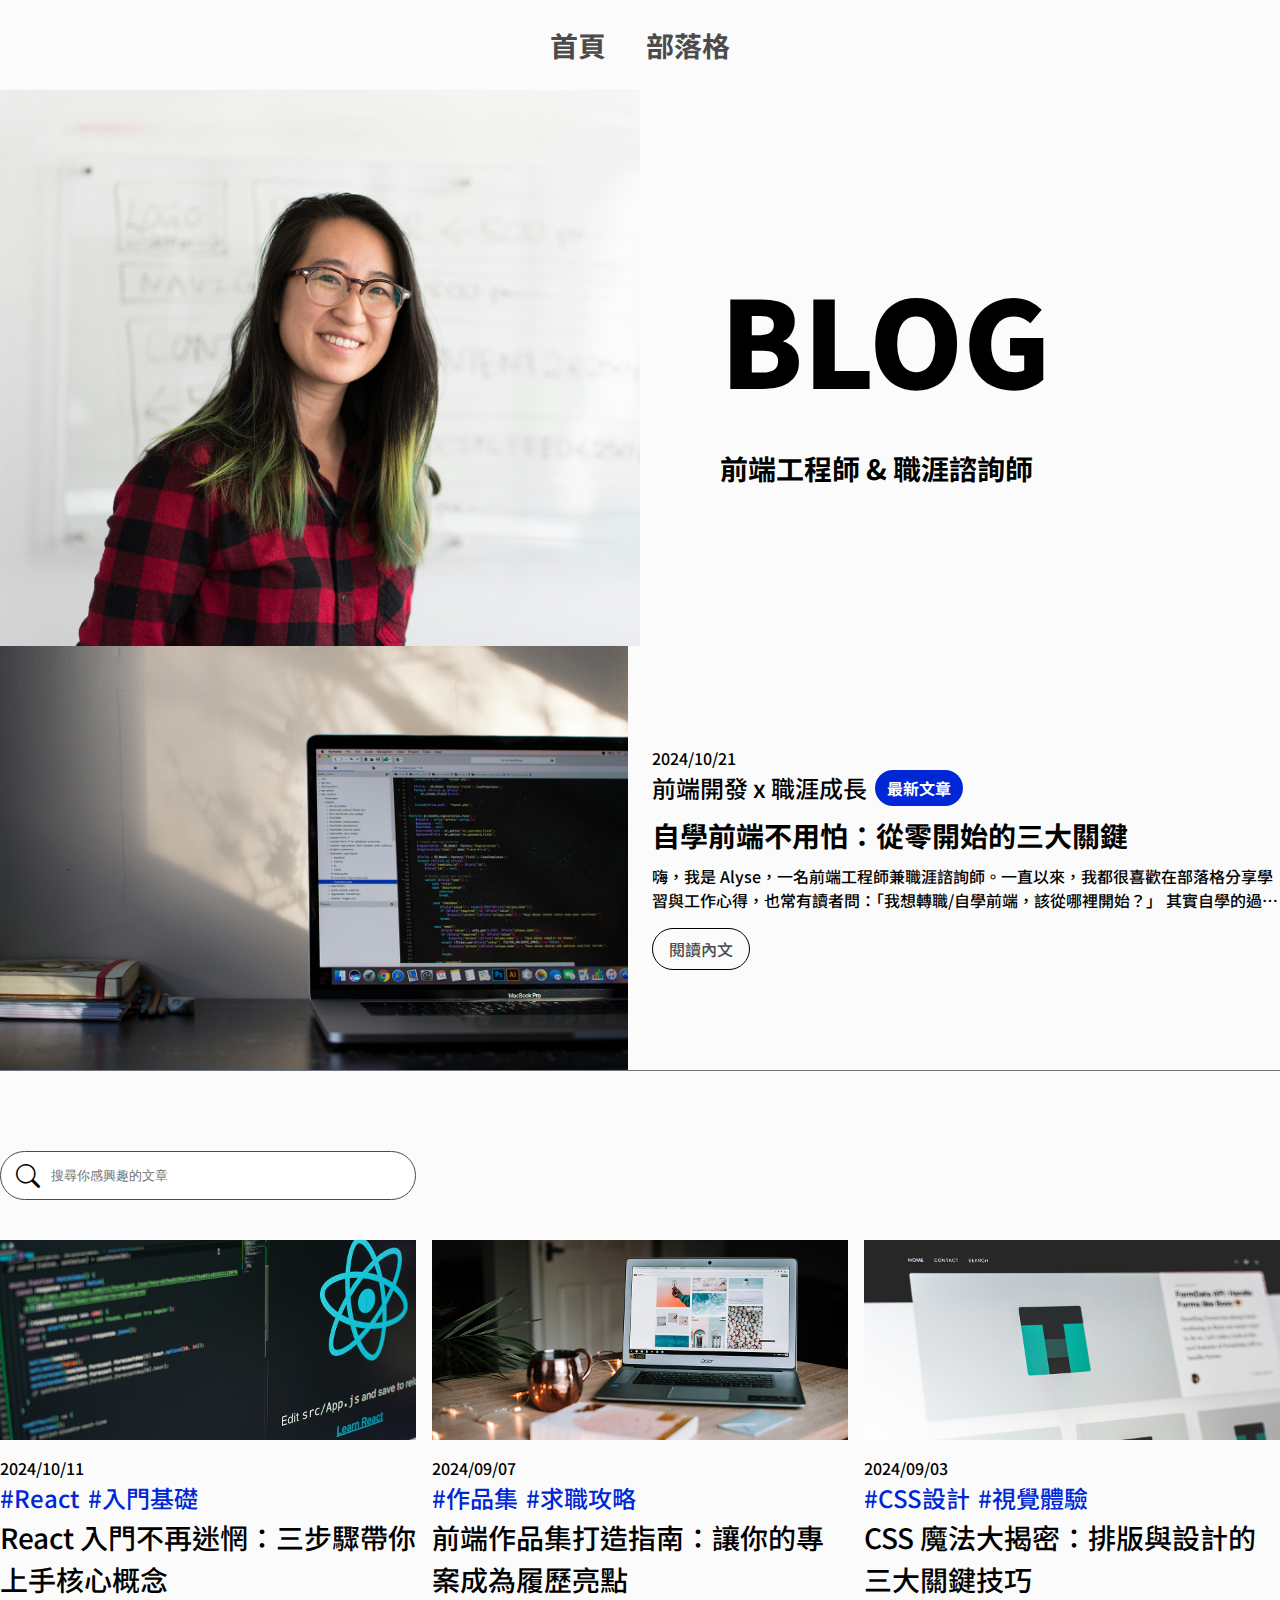
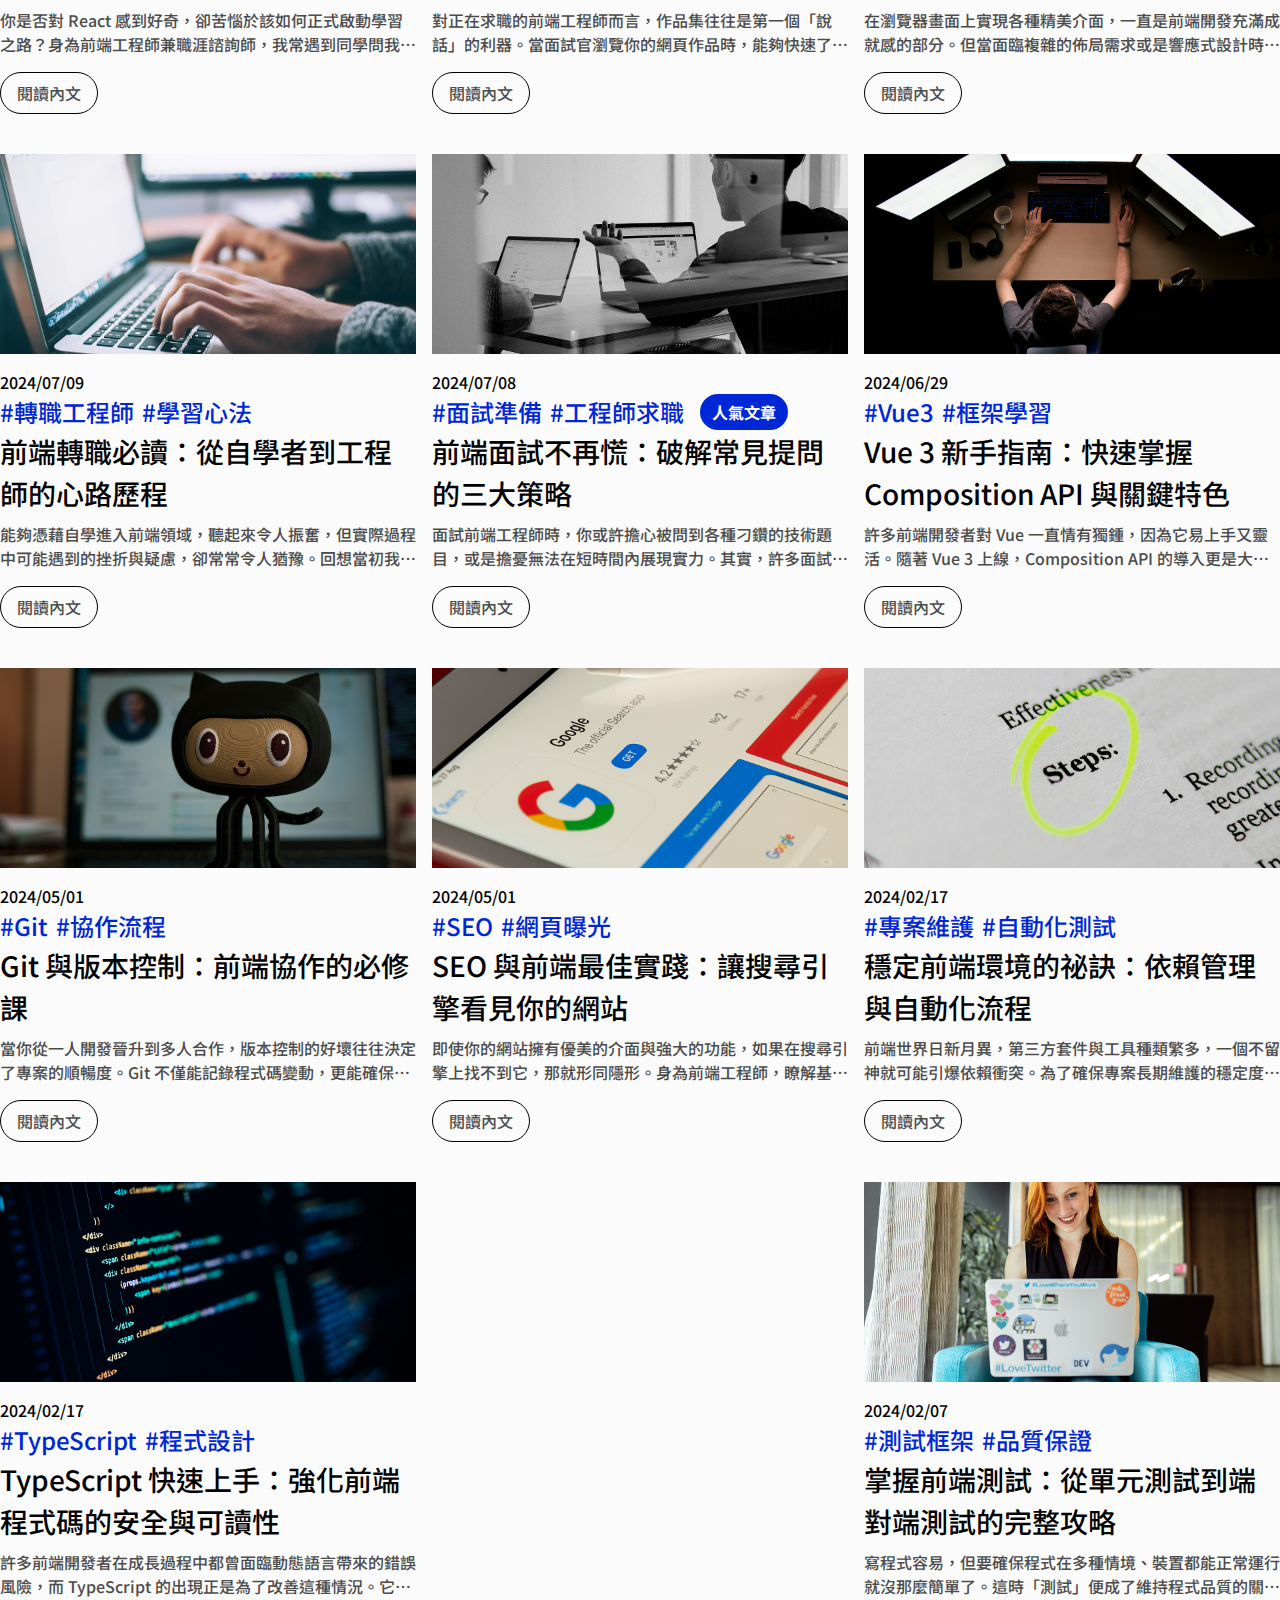
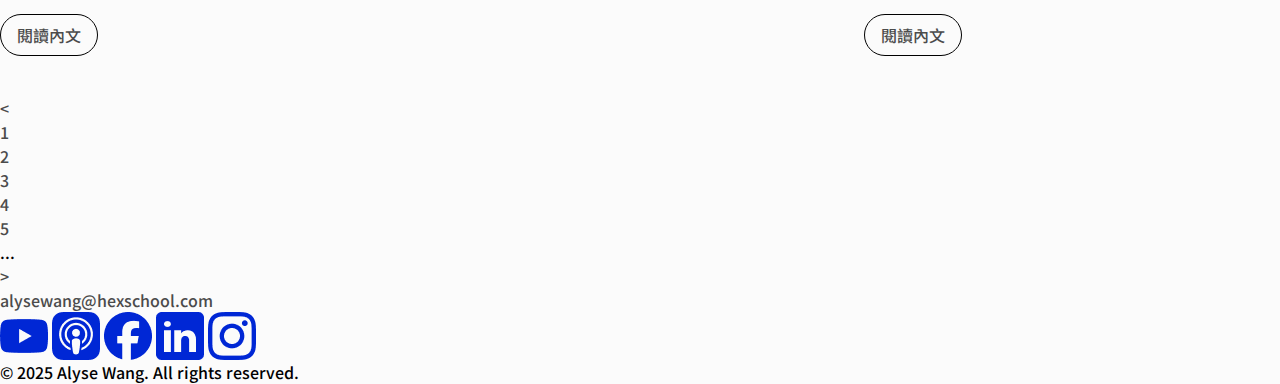
<file: 02/index.html>
<!DOCTYPE html>
<html lang="zh-Hant">
<head>
    <meta charset="UTF-8">
    <meta name="viewport" content="width=device-width, initial-scale=1.0">
    <title>LV2 最終任務</title>    
    <!-- <link href="https://cdn.jsdelivr.net/npm/bootstrap@5.3.3/dist/css/bootstrap.min.css" rel="stylesheet"> -->
    <link href="https://cdn.jsdelivr.net/npm/bootstrap-icons@1.11.3/font/bootstrap-icons.css" rel="stylesheet">
    <link rel="stylesheet" href="style.css">
</head>
<body>
    <div class="container">
        <div>
            <ul class="navbar">
                <li><a href="#">首頁</a></li>
                <li><a class="nav-end" href="#">部落格</a></li>
            </ul>
        </div>
        <div class="banner">
            <div class="banner-img-container">
                <img class="banner-img" src="images/banner.png" alt="banner-img">
            </div>
            <div class="banner-content">
                <h1 class="title">BLOG</h1>
                <p class="sub-title">前端工程師 & 職涯諮詢師</p> 
            </div>
        </div>
        <div class="featured">
            <div class="featured-img-container">
                <img class="featured-img" src="images/featured.png" alt="featured-img">
            </div>
            <div class="featured-content-container">
                <time class="featured-time" datetime="2024-10-21">2024/10/21</time>
                <p class="featured-subtitle">
                    <span>前端開發 x 職涯成長</span>
                    <span class="newtag">最新文章</span>
                </p>
                <h2 class="featured-title">自學前端不用怕：從零開始的三大關鍵</h2>
                <p class="featured-content">嗨，我是 Alyse，一名前端工程師兼職涯諮詢師。一直以來，我都很喜歡在部落格分享學習與工作心得，也常有讀者問：「我想轉職/自學前端，該從哪裡開始？」 其實自學的過程既自由又具挑戰性。我整理了三大關鍵，幫助你在短期內建立紮實基礎，並快速累積實戰經驗。希望能替你的前端之路帶來一些啟發與動力！</p>
                <a class="featured-link btn" href="#">閱讀內文</a>
            </div>
        </div>
        <div class="main">
            <div class="search-input">
                <i class="bi bi-search"></i>
                <input class="input-text" type="text" placeholder="搜尋你感興趣的文章" />
            </div>
            <ul class="card-list">
                <li>
                    <div class="card">
                        <div class="card-img">
                            <img src="images/01-React.png" alt="React">
                        </div>
                        <div class="card-header">
                            <time datetime="2024-10-11" class="card-date">2024/10/11</time>
                            <div class="card-tags">
                                <a class="card-tag" href="#">#React</a>
                                <a class="card-tag" href="#">#入門基礎</a>
                            </div>
                            <h2 class="card-title">React 入門不再迷惘：三步驟帶你上手核心概念</h2>
                        </div>
                        <div class="card-body">
                            <p>你是否對 React 感到好奇，卻苦惱於該如何正式啟動學習之路？身為前端工程師兼職涯諮詢師，我常遇到同學問我：「React 到底該怎麼入門？」為了幫大家減少摸索的時間，我整理出三個循序漸進的關鍵步驟，帶你更輕鬆地掌握 React 核心概念，真正把理論應用在實際專案中。</p>
                        </div>
                        <div class="card-footer">
                            <a class="btn" href="#">閱讀內文</a>
                        </div>
                    </div>
                </li>
                <li>
                    <div class="card">
                        <div class="card-img">
                            <img src="images/02-Front-end.png" alt="FrontEnd">
                        </div>
                        <div class="card-header">
                            <time datetime="2024-09-07" class="card-date">2024/09/07</time>
                            <div class="card-tags">
                                <a class="card-tag" href="#">#作品集</a>
                                <a class="card-tag" href="#">#求職攻略</a>
                            </div>
                            <h2 class="card-title">前端作品集打造指南：讓你的專案成為履歷亮點</h2>
                        </div>
                        <div class="card-body">
                            <p>對正在求職的前端工程師而言，作品集往往是第一個「說話」的利器。當面試官瀏覽你的網頁作品時，能夠快速了解你的程式邏輯、設計感以及解決問題的思路。我在協助多位同學優化履歷與作品集的過程中，總結出一些關鍵要素，分享給正在打造、升級作品集的你。</p>
                        </div>
                        <div class="card-footer">
                            <a class="btn" href="#">閱讀內文</a>
                        </div>
                    </div>
                </li>
                <li>
                    <div class="card">
                        <div class="card-img">
                            <img src="images/03-CSS.png" alt="CSS">
                        </div>
                        <div class="card-header">
                            <time datetime="2024-09-03" class="card-date">2024/09/03</time>
                            <div class="card-tags">
                                <a class="card-tag" href="#">#CSS設計</a>
                                <a class="card-tag" href="#">#視覺體驗</a>
                            </div>
                            <h2 class="card-title">CSS 魔法大揭密：排版與設計的三大關鍵技巧</h2>
                        </div>
                        <div class="card-body">
                            <p>在瀏覽器畫面上實現各種精美介面，一直是前端開發充滿成就感的部分。但當面臨複雜的佈局需求或是響應式設計時，往往讓人抓破頭皮。這篇文章想跟大家分享我在實務專案中累積的三大技巧，幫助你更有效率地駕馭 CSS，打造兼具美感與功能性的網頁。</p>
                        </div>
                        <div class="card-footer">
                            <a class="btn" href="#">閱讀內文</a>
                        </div>
                    </div>
                </li>
                <li>
                    <div class="card">
                        <div class="card-img">
                            <img src="images/04-Be-Front-end.png" alt="Be FrontEnd">
                        </div>
                        <div class="card-header">
                            <time datetime="2024-07-09" class="card-date">2024/07/09</time>
                            <div class="card-tags">
                                <a class="card-tag" href="#">#轉職工程師</a>
                                <a class="card-tag" href="#">#學習心法</a>
                            </div>
                            <h2 class="card-title">前端轉職必讀：從自學者到工程師的心路歷程</h2>
                        </div>
                        <div class="card-body">
                            <p>能夠憑藉自學進入前端領域，聽起來令人振奮，但實際過程中可能遇到的挫折與疑慮，卻常常令人猶豫。回想當初我也是對程式一竅不通，卻在興趣的驅使下毅然踏上自學之路。今天想透過這篇文章，分享我的轉職經驗和一些調適心態的秘訣，盼能為有心投入前端領域的你提供一些力量與方向。</p>
                        </div>
                        <div class="card-footer">
                            <a class="btn" href="#">閱讀內文</a>
                        </div>
                    </div>
                </li>
                <li>
                    <div class="card">
                        <div class="card-img">
                            <img src="images/05-interview.png" alt="interview">
                        </div>
                        <div class="card-header">
                            <time datetime="2024-07-08" class="card-date">2024/07/08</time>
                            <div class="card-tags">
                                <a class="card-tag" href="#">#面試準備</a>
                                <a class="card-tag" href="#">#工程師求職</a>
                                <span class="popular">人氣文章</span> 
                            </div>
                            <h2 class="card-title">前端面試不再慌：破解常見提問的三大策略</h2>
                        </div>
                        <div class="card-body">
                            <p>面試前端工程師時，你或許擔心被問到各種刁鑽的技術題目，或是擔憂無法在短時間內展現實力。其實，許多面試官關注的重點並不僅是程式碼本身，更包含問題解決的流程與溝通能力。這篇文章將分享我在面試過程中常見的三大難題，以及如何以更具條理的方式回應，讓你在面試場合中脫穎而出。</p>
                        </div>
                        <div class="card-footer">
                            <a class="btn" href="#">閱讀內文</a>
                        </div>
                    </div>
                </li>
                <li>
                    <div class="card">
                        <div class="card-img">
                            <img src="images/06-Vue3.png" alt="Vue3">
                        </div>
                        <div class="card-header">
                            <time datetime="2024-06-29" class="card-date">2024/06/29</time>
                            <div class="card-tags">
                                <a class="card-tag" href="#">#Vue3</a>
                                <a class="card-tag" href="#">#框架學習</a>
                            </div>
                            <h2 class="card-title">Vue 3 新手指南：快速掌握 Composition API 與關鍵特色</h2>
                        </div>
                        <div class="card-body">
                            <p>許多前端開發者對 Vue 一直情有獨鍾，因為它易上手又靈活。隨著 Vue 3 上線，Composition API 的導入更是大幅提升可讀性與維護性。這篇文章將帶你快速瞭解 Vue 3 的獨特魅力，並透過簡單範例幫助你更順利地切換到新版本的思維模式。</p>
                        </div>
                        <div class="card-footer">
                            <a class="btn" href="#">閱讀內文</a>
                        </div>
                    </div>
                </li> 
                <li>
                    <div class="card">
                        <div class="card-img">
                            <img src="images/07-Git.png" alt="Git">
                        </div>
                        <div class="card-header">
                            <time datetime="2024-05-01" class="card-date">2024/05/01</time>
                            <div class="card-tags">
                                <a class="card-tag" href="#">#Git</a>
                                <a class="card-tag" href="#">#協作流程</a>
                            </div>
                            <h2 class="card-title">Git 與版本控制：前端協作的必修課</h2>
                        </div>
                        <div class="card-body">
                            <p>當你從一人開發晉升到多人合作，版本控制的好壞往往決定了專案的順暢度。Git 不僅能記錄程式碼變動，更能確保每位成員都在正確的分支上完成任務。透過這篇文章，你將了解常見的 Git 流程，並學會在前端專案中輕鬆管理與協作。</p>
                        </div>
                        <div class="card-footer">
                            <a class="btn" href="#">閱讀內文</a>
                        </div>
                    </div>
                </li>
                <li>
                    <div class="card">
                        <div class="card-img">
                            <img src="images/08-SEO.png" alt="SEO">
                        </div>
                        <div class="card-header">
                            <time datetime="2024-05-01" class="card-date">2024/05/01</time>
                            <div class="card-tags">
                                <a class="card-tag" href="#">#SEO</a>
                                <a class="card-tag" href="#">#網頁曝光</a>
                            </div>
                            <h2 class="card-title">SEO 與前端最佳實踐：讓搜尋引擎看見你的網站</h2>
                        </div>
                        <div class="card-body">
                            <p>即使你的網站擁有優美的介面與強大的功能，如果在搜尋引擎上找不到它，那就形同隱形。身為前端工程師，瞭解基本的 SEO 概念與技術是讓網站脫穎而出的關鍵。這篇文章將分享我在前端實作時，常用的 SEO 小技巧與實務做法，幫助你顯著提升網站曝光度。</p>
                        </div>
                        <div class="card-footer">
                            <a class="btn" href="#">閱讀內文</a>
                        </div>
                    </div>
                </li>
                <li>
                    <div class="card">
                        <div class="card-img">
                            <img src="images/09-Project.png" alt="Project">
                        </div>
                        <div class="card-header">
                            <time datetime="2024-02-17" class="card-date">2024/02/17</time>
                            <div class="card-tags">
                                <a class="card-tag" href="#">#專案維護</a>
                                <a class="card-tag" href="#">#自動化測試</a>
                            </div>
                            <h2 class="card-title">穩定前端環境的祕訣：依賴管理與自動化流程</h2>
                        </div>
                        <div class="card-body">
                            <p>前端世界日新月異，第三方套件與工具種類繁多，一個不留神就可能引爆依賴衝突。為了確保專案長期維護的穩定度，建立一套良好的依賴管理與自動化流程至關重要。在本文中，我會分享從套件更新到測試部署的實務經驗，讓你在開發時不再手忙腳亂。</p>
                        </div>
                        <div class="card-footer">
                            <a class="btn" href="#">閱讀內文</a>
                        </div>
                    </div>
                </li>
                <li>
                    <div class="card">
                        <div class="card-img">
                            <img src="images/10-TypeScript.png" alt="TypeScript">
                        </div>
                        <div class="card-header">
                            <time datetime="2024-02-17" class="card-date">2024/02/17</time>
                            <div class="card-tags">
                                <a class="card-tag" href="#">#TypeScript</a>
                                <a class="card-tag" href="#">#程式設計</a>
                            </div>
                            <h2 class="card-title">TypeScript 快速上手：強化前端程式碼的安全與可讀性</h2>
                        </div>
                        <div class="card-body">
                            <p>許多前端開發者在成長過程中都曾面臨動態語言帶來的錯誤風險，而 TypeScript 的出現正是為了改善這種情況。它能在開發階段即發現型別錯誤，並帶來更友善的程式碼提示。本篇文章將介紹如何在前端專案中導入 TypeScript，並透過真實案例展示它為開發流程帶來的優勢。</p>
                        </div>
                        <div class="card-footer">
                            <a class="btn" href="#">閱讀內文</a>
                        </div>
                    </div>
                </li>
                <li>
                    <div class="card">
                        <div class="card-img">
                            <img src="images/11-Front-end-testing.png" alt="Front-end-testing">
                        </div>
                        <div class="card-header">
                            <time datetime="2024-02-07" class="card-date">2024/02/07</time>
                            <div class="card-tags">
                                <a class="card-tag" href="#">#測試框架</a>
                                <a class="card-tag" href="#">#品質保證</a>
                            </div>
                            <h2 class="card-title">掌握前端測試：從單元測試到端對端測試的完整攻略</h2>
                        </div>
                        <div class="card-body">
                            <p>寫程式容易，但要確保程式在多種情境、裝置都能正常運行就沒那麼簡單了。這時「測試」便成了維持程式品質的關鍵環節。從最基礎的單元測試，到模擬使用者行為的端對端測試，每一種測試方式都有它的價值與最佳應用情境。本文將帶你認識不同類型的前端測試工具，以及如何在開發流程中實踐自動化測試，打造更穩定、可預期的專案。</p>
                        </div>
                        <div class="card-footer">
                            <a class="btn" href="#">閱讀內文</a>
                        </div>
                    </div>
                </li>
            </ul>
            <nav class="pagination">
                <ul class="nva-pag-bar">
                    <li><a href="#" class="arrow">&lt;</a></li>
                    <li><a href="#" class="active num">1</a></li>
                    <li><a href="#" class="num">2</a></li>
                    <li><a href="#" class="num">3</a></li>
                    <li><a href="#" class="num">4</a></li>
                    <li><a href="#" class="num">5</a></li>
                    <li><span class="dots">...</span></li>
                    <li><a href="#" class="arrow">&gt;</a></li>
                </ul>
            </nav>
        </div>
        <div class="footer">
            <div class="footer-content">
                <div class="footer-mail">
                    <a href="mailto:alysewang@hexschool.com">alysewang@hexschool.com</a>
                </div>
                <div class="footer-icon">
                    <a href="#"><img src="images/icon/YouTube.png" alt="Facebook"></a>
                    <a href="#"><img src="images/icon/ApplePodcasts.png" alt="Podcasts"></a>
                    <a href="#"><img src="images/icon/Facebook.png" alt="Facebook"></a>
                    <a href="#"><img src="images/icon/linkedin.png" alt="LinkedIn"></a>
                    <a href="#"><img src="images/icon/Instagram.png" alt="Instagram"></a>
                </div>                    
            </div>
            <p class="copyright">© 2025 Alyse Wang. All rights reserved.</p>
        </div>
    </div>

    

</body>
</html>
</file>
<file: 02/style.css>
@import url('https://fonts.googleapis.com/css2?family=Noto+Sans+TC:wght@100..900&display=swap');
/* http://meyerweb.com/eric/tools/css/reset/ 
   v2.0 | 20110126
   License: none (public domain)
*/

html, body, div, span, applet, object, iframe,
h1, h2, h3, h4, h5, h6, p, blockquote, pre,
a, abbr, acronym, address, big, cite, code,
del, dfn, em, img, ins, kbd, q, s, samp,
small, strike, strong, sub, sup, tt, var,
b, u, i, center,
dl, dt, dd, ol, ul, li,
fieldset, form, label, legend,
table, caption, tbody, tfoot, thead, tr, th, td,
article, aside, canvas, details, embed, 
figure, figcaption, footer, header, hgroup, 
menu, nav, output, ruby, section, summary,
time, mark, audio, video {
	margin: 0;
	padding: 0;
	border: 0;
	font-size: 100%;
	font: inherit;
	vertical-align: baseline;
}
/* HTML5 display-role reset for older browsers */
article, aside, details, figcaption, figure, 
footer, header, hgroup, menu, nav, section {
	display: block;
}
body {
	line-height: 1;
}
ol, ul {
	list-style: none;
}
blockquote, q {
	quotes: none;
}
blockquote:before, blockquote:after,
q:before, q:after {
	content: '';
	content: none;
}
table {
	border-collapse: collapse;
	border-spacing: 0;
}



*, *::after, *::before {
    box-sizing: border-box;
}
img {
    vertical-align: middle;
    max-width: 100%;
    height: auto;
}
a {
    display: inline-block;
    text-decoration: none;
    color: #4b4b4b;
}


body {
    background-color: #fbfbfb;
    font-family: 'Noto Sans TC', sans-serif;
    font-weight: 500;
    line-height: 1.5;
    box-sizing: border-box;
}

.container {
    max-width: 1920px;
    margin: 0 auto;
}

.navbar {
    display: flex;
    justify-content: center;
    align-items: center;
    padding: 24px 0;
}
.navbar a {
    font-size: 28px;
    font-weight: 700;
    margin-right: 40px;
}
.navbar .nav-end {
    margin-right: 0;
}
.navbar a:hover {
    color: #808080;
}


.banner {
    width: 100%;
    display: flex;
    justify-content: center;
    align-items: center;
}
.banner-img-container {
    width: 50%;
}
.banner .banner-img {
    width: 100%;
    height: auto;
}
.banner-content {
    width: 50%;
    padding-left: 80px;
}
.banner-content .title {
    font-size: 120px;
    font-weight: 900;
    margin-bottom: 12px;
}
.banner-content .sub-title {
    font-size: 28px;
    font-weight: 700;
    margin-top: 20px;
}

@media (max-width: 767px) {
    .banner {
        flex-direction: column;
    }
    .banner-img-container, .banner-content {
        width: 100%;
        margin-bottom: 24px;
    }
    .banner-content {
        padding-left: 24px;
    }
    .banner-content .title {
        font-size: 52px;
    }    
}


.featured {
    width: 100%;
    display: flex;
    justify-content: space-between;
    align-items: center;
    border-bottom: 1px solid #6C757D;
    margin-bottom: 80px;
}
.featured-img-container {
    width: calc(50% - 12px);
}
.featured-img {
    width: 100%;
    height: auto;
}
.featured-content-container {
    width: calc(50% - 12px);
}
.featured-time {
    margin-bottom: 4px;
}
.featured-title {
    font-size: 28px;
    font-weight: 700;
    margin-bottom: 8px;
}
.featured-subtitle {
    font-size: 24px;
    margin-bottom: 8px;
    display: flex;
    align-items: center;
}
.featured-content {    
    max-width: 636px;
    margin-bottom: 16px;
    display: -webkit-box;
    -webkit-box-orient: vertical;
    -webkit-line-clamp: 2;
    overflow: hidden;
}
.newtag {
    font-size: 16px;
    font-weight: 700;
    color: white;
    padding: 6px 12px;
    background: #0027D5;
    border-radius: 40px;
    margin-left: 8px;
}
@media (max-width: 767px) {
    .featured {
        flex-direction: column;
        margin-bottom: 64px;
    }
    .featured-img-container {
        width: 100%;
        margin-bottom: 48px;
    }
    .featured-content-container {
        width: 100%;
        padding-left: 12px;
        margin-bottom: 48px;
    }
}


.main {
    max-width: 1296px;
    margin: 0 auto;
}

.search-input {
    position: relative;
    width: 416px;
    margin-bottom: 40px;
}

.search-input .bi-search {
    position: absolute;
    top: 50%;
    left: 16px;
    transform: translateY(-50%);
    color: #000;
    font-size: 24px;
}

.search-input .input-text {
    width: 100%;
    padding: 16px 48px 16px 50px;
    border: 1px solid #4b4b4b;
    border-radius: 29px;
    outline: none;
    transition: border-color 0.3s ease;
}

.search-input .input-text:focus {
    border-color: #007bff;
}

.card-list {
    display: flex;
    justify-content: space-between;
    flex-wrap: wrap;
}

.card {
    max-width: 416px;
    margin-bottom: 40px;
}
.card-img {margin-bottom: 16px;}
.card-date {margin-bottom: 4px;}
.card-tags {
    display: flex;
    align-items: center;
}
.card-tag {
    color: #0027D5;
    font-size: 24px;
    margin-right: 8px;
}
.card-tag:hover {font-weight: 700;}
.card-title {
    font-size: 28px;
    margin-bottom: 8px;
}
.card-body {
    color: #4b4b4b;
    margin-bottom: 16px;
    display: -webkit-box;
    -webkit-box-orient: vertical;
    -webkit-line-clamp: 2;
    overflow: hidden;
}
.popular {
    margin-left: 8px;
    padding: 6px 12px;
    background: #0027d5;
    color: #ffffff;
    font-size: 16px;
    font-weight: 700;
    border-radius: 18px;
}


.btn {
    color: #4b4b4b;
    padding: 8px 16px;
    border: 1px solid #000000;
    border-radius: 40px;
}
.btn:hover {
    color: #fbfbfb;
    background: #4b4b4b;
}
</file>
